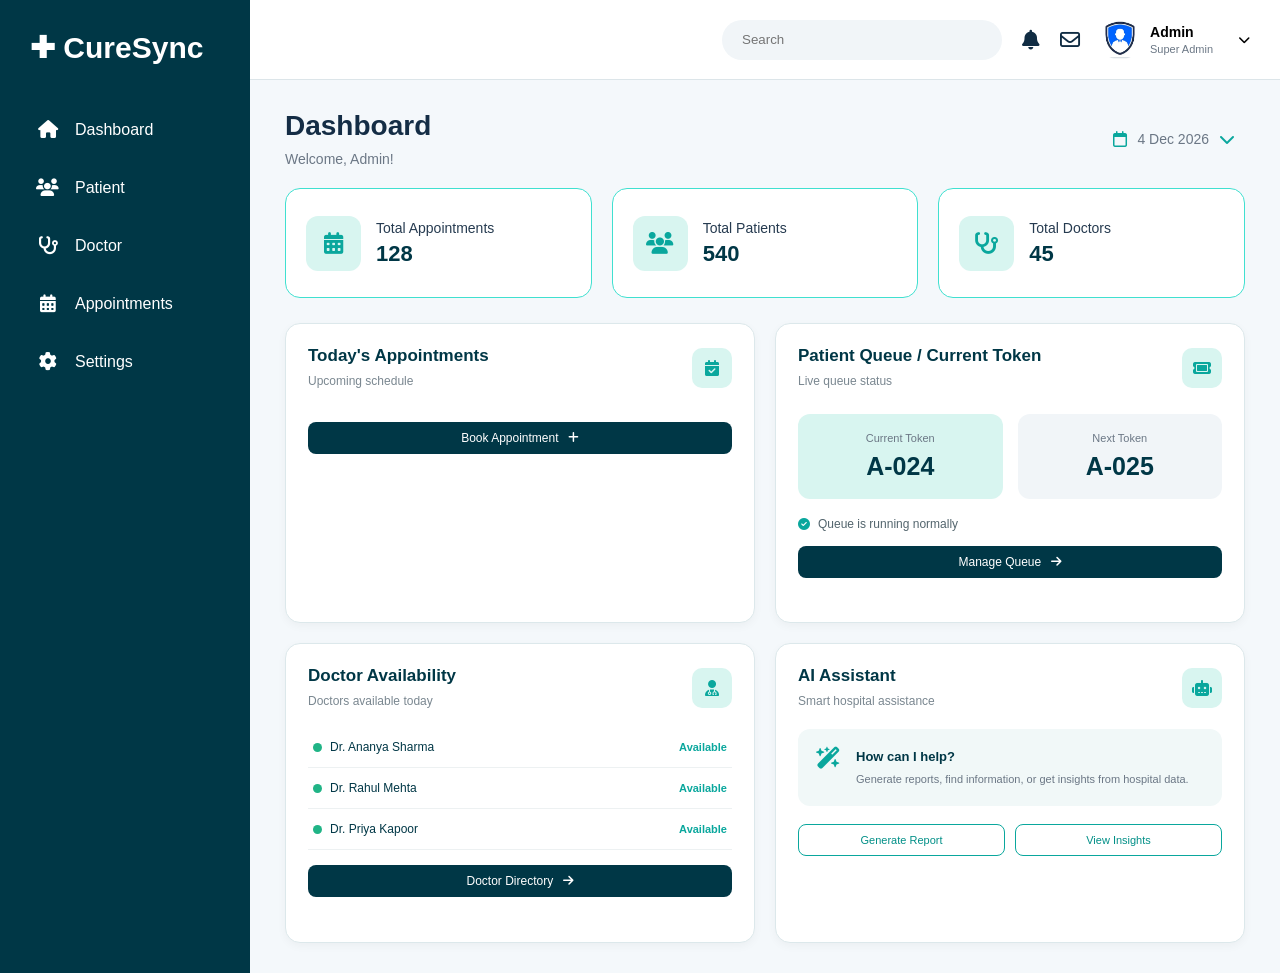
<file: index.html>
<!DOCTYPE html>
<html lang="en">

<head>
    <meta charset="UTF-8">
    <meta name="viewport" content="width=device-width, initial-scale=1.0">
    <title>CureSysc</title>

    <link rel="stylesheet" href="style.css">
    <link rel="stylesheet"
        href="https://cdnjs.cloudflare.com/ajax/libs/font-awesome/6.7.2/css/all.min.css">
</head>

<body>

    <div class="layout">

        <!--~~~~~~~~~~~~~~ SIDEBAR ~~~~~~~~~~~~~~~~~~~~~~~~~~~~~~~~~-->

        <div class="sidepanel">

            <h1 class="logo">✚ CureSync</h1>

            <a href="#" class="nav-items">
                <i class="fa-solid fa-house"></i>
                <span>Dashboard</span>
            </a>

            <a href="patient.html" class="nav-items">
                <i class="fa-solid fa-users"></i>
                <span>Patient</span>
            </a>

            <a href="doctor.html" class="nav-items">
                <i class="fa-solid fa-stethoscope"></i>
                <span>Doctor</span>
            </a>

            <a href="#" class="nav-items">
                <i class="fa-solid fa-calendar-days"></i>
                <span>Appointments</span>
            </a>

            <a href="#" class="nav-items">
                <i class="fa-solid fa-gear"></i>
                <span>Settings</span>
            </a>

        </div>


        <!-- ~~~~~~~~~~~~~ PAGE ~~~~~~~~~~~~~~~~~~~~~~~ -->

        <div class="page">


            <!--~~~~~~~~~~~~~~~~~~~ HEADER ~~~~~~~~~~~~~~~~~~~~~~~~~~~~~~-->

            <div class="header">

                <div class="panel">

                    <input placeholder="Search" class="search">

                    <i class="fa-solid fa-bell notification"
                        id="notification"></i>

                    <i class="fa-regular fa-envelope notification"
                        id="Message"></i>

                    <div class="profile">

                        <img src="admin.webp"
                            id="Admin"
                            width="50"
                            height="50">

                        <div id="admin">

                            <strong>Admin</strong>

                            <small>Super Admin</small>

                        </div>

                        <i class="fa-solid fa-chevron-down"></i>

                    </div>

                </div>

            </div>


            <!-- ~~~~~~~~~~~~~~~~~~~~~ DASHBOARD HEADING ~~~~~~~~~~~~~~~~~~~~~~~~~~~~~~ -->

            <div class="dashboard-heading">

                <div>

                    <strong>Dashboard</strong>

                    <small id="Adminname">
                        Welcome, Admin!
                    </small>

                </div>


                <div class="calendar">

                    <i class="fa-regular fa-calendar"></i>

                    <div>

                        <small id="currentDate">
                            10 Aug 2026
                        </small>


                    </div>

                    <i class="fa-solid fa-chevron-down"></i>
                    <div id="calendarPopup"></div>
                </div>

            </div>


            <!--~~~~~~~~~~~~~~~~ DATA CARDS ~~~~~~~~~~~~~~~~~~~~~~~~~~~-->

            <div class="Data">

                <div class="box">

                    <i class="fa-solid fa-calendar-days"></i>

                    <div>

                        <span>Total Appointments</span>

                        <strong id="totalAppointments">
                            128
                        </strong>

                    </div>

                </div>


                <div class="box">

                    <i class="fa-solid fa-users"></i>

                    <div>

                        <span>Total Patients</span>

                        <strong id="totalPatients">
                            540
                        </strong>

                    </div>

                </div>


                <div class="box">

                    <i class="fa-solid fa-stethoscope"></i>

                    <div>

                        <span>Total Doctors</span>

                        <strong id="totaldoctors">
                            45
                        </strong>

                    </div>

                </div>

            </div>


            <!-- ~~~~~~~~~~~~~~~~~ DASHBOARD BLOCKS ~~~~~~~~~~~~~~~~ -->

            <div class="Block">


                <!-- ~~~~~~~~~~~~~~~~ ROW 1 ~~~~~~~~~~~~~~~~~~~ -->

                <div class="ROW1">


                    <!-- TODAY'S APPOINTMENTS -->

                    <div class="Todayappointment">

                        <div class="box-title">

                            <div>

                                <h3>
                                    Today's Appointments
                                </h3>

                                <small>
                                    Upcoming schedule
                                </small>

                            </div>

                            <i class="fa-solid fa-calendar-check"></i>

                        </div>


                        <!-- APPOINTMENT LIST -->

                        <div id="appointmentList"></div>


                        <!-- BOOK APPOINTMENT BUTTON -->

                        <button class="view-btn"
                            id="bookAppointment">

                            Book Appointment

                            <i class="fa-solid fa-plus"></i>

                        </button>


                        <!-- VIEW SCHEDULE BUTTON -->

                        <button class="view-btn"
                            id="viewSchedule">

                            View Schedule

                            <i class="fa-solid fa-arrow-right"></i>

                        </button>

                    </div>



                    <!-- PATIENT QUEUE -->

                    <div class="PatientNum">

                        <div class="box-title">

                            <div>

                                <h3>
                                    Patient Queue / Current Token
                                </h3>

                                <small>
                                    Live queue status
                                </small>

                            </div>

                            <i class="fa-solid fa-ticket"></i>

                        </div>


                        <div class="token-section">

                            <div class="current-token">

                                <small>
                                    Current Token
                                </small>

                                <strong>
                                    A-024
                                </strong>

                            </div>


                            <div class="next-token">

                                <small>
                                    Next Token
                                </small>

                                <strong>
                                    A-025
                                </strong>

                            </div>

                        </div>


                        <div class="queue-status">

                            <i class="fa-solid fa-circle-check"></i>

                            <span>
                                Queue is running normally
                            </span>

                        </div>


                        <button class="view-btn">

                            Manage Queue

                            <i class="fa-solid fa-arrow-right"></i>

                        </button>

                    </div>

                </div>


                <!-- ~~~~~~~~~~~~~~~~~~ ROW 2 ~~~~~~~~~~~~~~~~~~~~~-->

                <div class="Row2">


                    <!-- DOCTOR AVAILABILITY -->

                    <div class="doctor">

                        <div class="box-title">

                            <div>

                                <h3>
                                    Doctor Availability
                                </h3>

                                <small>
                                    Doctors available today
                                </small>

                            </div>

                            <i class="fa-solid fa-user-doctor"></i>

                        </div>


                        <div id="doctorList"></div>


                        <button class="view-btn" id="doctorDirectory">

                            Doctor Directory

                            <i class="fa-solid fa-arrow-right"></i>

                        </button>

                    </div>


                    <!-- AI ASSISTANT -->

                    <div class="Ai">

                        <div class="box-title">

                            <div>

                                <h3>
                                    AI Assistant
                                </h3>

                                <small>
                                    Smart hospital assistance
                                </small>

                            </div>

                            <i class="fa-solid fa-robot"></i>

                        </div>


                        <div class="ai-message">

                            <i class="fa-solid fa-wand-magic-sparkles"></i>

                            <div>

                                <strong>
                                    How can I help?
                                </strong>

                                <p>
                                    Generate reports, find information,
                                    or get insights from hospital data.
                                </p>

                            </div>

                        </div>


                        <div class="ai-actions">

                            <button>
                                Generate Report
                            </button>

                            <button>
                                View Insights
                            </button>

                        </div>

                    </div>

                </div>

            </div>

        </div>

    </div>


    
    <!-- BOOK APPOINTMENT MODAL -->

    <div class="appointment-overlay"
        id="appointmentModal">

        <div class="appointment-box">


            <!-- CLOSE BUTTON -->

            <button class="close-btn"
                id="closeAppointment">

                &times;

            </button>


            <!-- HEADER -->

            <div class="login-header">

                <div class="login-icon">

                    <i class="fa-solid fa-calendar-plus"></i>

                </div>

                <h2>
                    Book Appointment
                </h2>

                <p>
                    Enter patient and appointment details
                </p>

            </div>


            <!-- FORM -->

            <form id="appointmentForm">


                <!-- PATIENT NAME -->

                <div class="input-group">

                    <label for="patientName">
                        Patient Name
                    </label>

                    <input
                        type="text"
                        id="patientName"
                        placeholder="Enter patient name"
                        required
                    >

                </div>


                <!-- AGE -->

                <div class="input-group">

                    <label for="patientAge">
                        Age
                    </label>

                    <input
                        type="number"
                        id="patientAge"
                        placeholder="Enter patient age"
                        min="1"
                        max="120"
                        required
                    >

                </div>


                <!-- APPOINTMENT TIME -->

                <div class="input-group">

                    <label for="appointmentTime">
                        Appointment Time
                    </label>

                    <input
                        type="time"
                        id="appointmentTime"
                        required
                    >

                </div>


                <!-- DOCTOR -->

                <div class="input-group">

                    <label for="appointmentDoctor">
                        Doctor
                    </label>

                    <select
                        id="appointmentDoctor"
                        required
                    >

                        <option value=""
                            disabled
                            selected>

                            Select doctor

                        </option>

                    </select>

                </div>


                <!-- ERROR -->

                <p class="appointment-error"
                    id="appointmentError">
                </p>


                <!-- BOOK BUTTON -->

                <button
                    type="submit"
                    class="login-btn">

                    Book Appointment

                    <i class="fa-solid fa-calendar-check"></i>

                </button>

            </form>

        </div>

    </div>


    <!-- ================================================= -->
    <!-- ADMIN LOGIN MODAL -->
    <!-- ================================================= -->

    <div class="login-overlay"
        id="adminLogin">

        <div class="login-box">

            <button class="close-btn"
                id="closeLogin">

                &times;

            </button>


            <div class="login-header">

                <div class="login-icon">

                    <i class="fa-solid fa-user-shield"></i>

                </div>

                <h2>
                    Admin Login
                </h2>

                <p>
                    Login to access the hospital management system
                </p>

            </div>


            <form id="adminLoginForm">


                <div class="input-group">

                    <label for="adminUsername">
                        Username
                    </label>

                    <input
                        type="text"
                        id="adminUsername"
                        placeholder="Enter your username"
                        required
                    >

                </div>


                <div class="input-group">

                    <label for="adminRole">
                        Role
                    </label>

                    <select id="adminRole"
                        required>

                        <option value=""
                            disabled
                            selected>

                            Select your role

                        </option>

                        <option value="patient">
                            Patient
                        </option>

                        <option value="doctor">
                            Doctor
                        </option>

                        <option value="admin">
                            Admin
                        </option>

                    </select>

                </div>


                <div class="input-group">

                    <label for="adminPassword">
                        Password
                    </label>

                    <input
                        type="password"
                        id="adminPassword"
                        placeholder="Enter your password"
                        required
                    >

                </div>


                <p class="login-error"
                    id="loginError">
                </p>


                <button type="submit"
                    class="login-btn">

                    Login

                </button>

            </form>

        </div>

    </div>


    <script src="app.js"></script>
    <script src="user.js"></script>
  
</body>

</html>
</file>
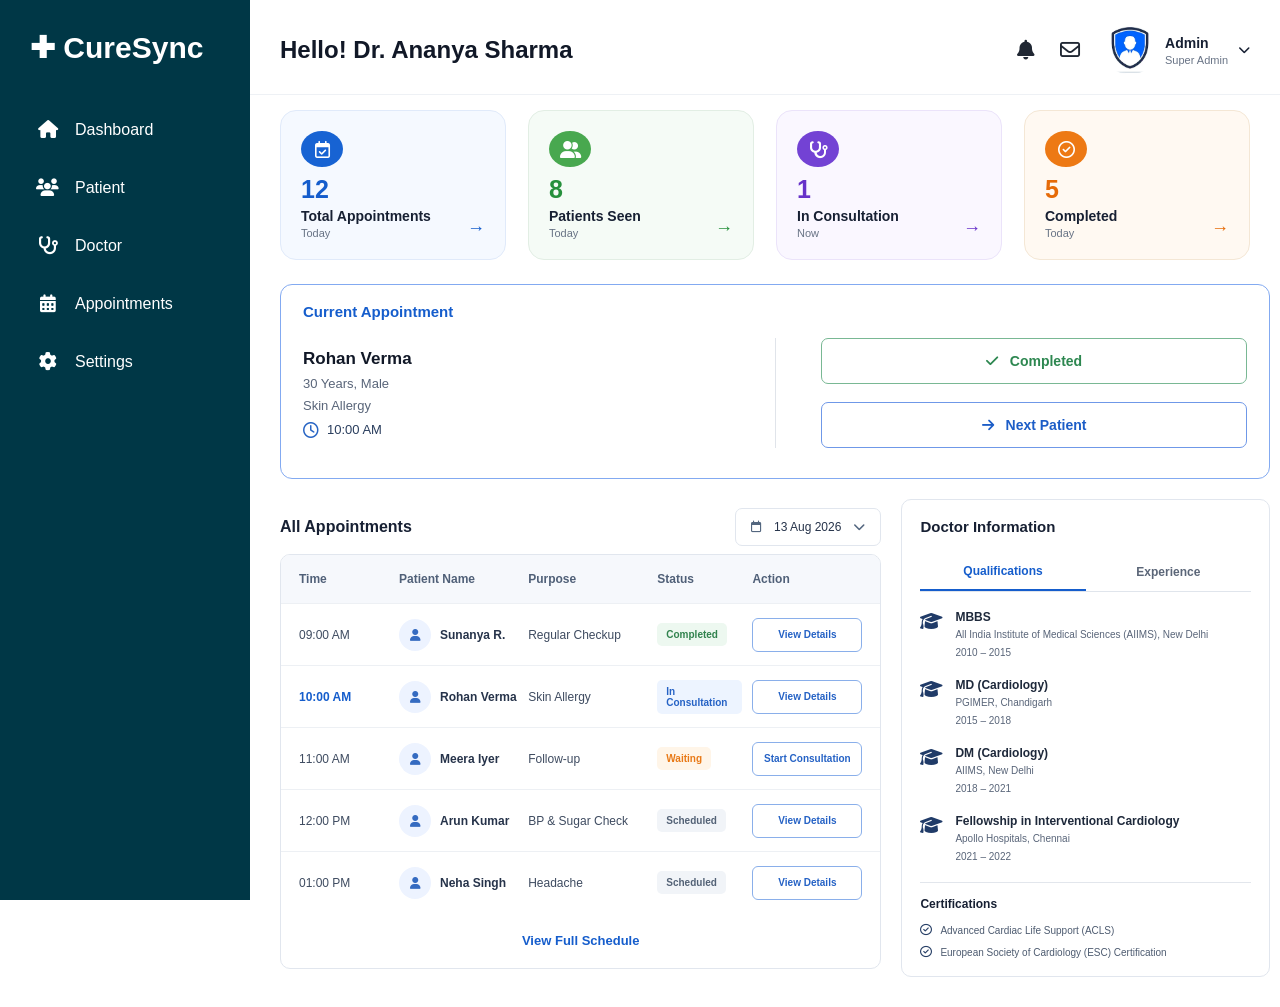
<file: doctor.html>
<!DOCTYPE html>
<html lang="en">
<head>
    <meta charset="UTF-8">
    <meta name="viewport" content="width=device-width, initial-scale=1.0">
    <title>Doctor Page</title>
    <link rel="stylesheet" href="doctor.css">
    <link rel="stylesheet"
      href="https://cdnjs.cloudflare.com/ajax/libs/font-awesome/6.5.2/css/all.min.css">
</head>
<body>
            <!--~~~~~~~~~~~~~~ SIDEBAR ~~~~~~~~~~~~~~~~~~~~~~~~~~~~~~~~~-->

        <div class="sidepanel">

            <h1 class="logo">✚ CureSync</h1>

            <a href="index.html" class="nav-items">
                <i class="fa-solid fa-house"></i>
                <span>Dashboard</span>
            </a>

            <a href="patient.html" class="nav-items">
                <i class="fa-solid fa-users"></i>
                <span>Patient</span>
            </a>

            <a href="doctor.html" class="nav-items">
                <i class="fa-solid fa-stethoscope"></i>
                <span>Doctor</span>
                
            </a>

            <a href="#" class="nav-items">
                <i class="fa-solid fa-calendar-days"></i>
                <span>Appointments</span>
            </a>

            <a href="#" class="nav-items">
                <i class="fa-solid fa-gear"></i>
                <span>Settings</span>
            </a>

        </div>
        <div class="panel">
                <div class="greeting">
                    <h3>Hello! Dr. Ananya Sharma</h3>
                    <i class="fa-solid fa-bell notification"
                                id="notification"></i>

                            <i class="fa-regular fa-envelope notification"
                                id="Message"></i>

                            <div class="profile">

                                <img src="admin.webp"
                                    id="Admin"
                                    width="50"
                                    height="50">

                                <div id="admin">

                                    <strong>Admin</strong>

                                    <small>Super Admin</small>

                                </div>

                                <i class="fa-solid fa-chevron-down"></i>

                            </div>

                </div>
        </div>
        
        <!-- Boxesssss -->
         <div class="quick-action">
            <a href="#" class="action-card">
                <i class="fa-regular fa-calendar-check"></i>
                <h2>12</h2>
            <div>
                
                <strong>Total Appointments</strong>
                <small>Today</small>
                
            </div>
                <span>→</span>
            </a>
            <a href="#" class="action-card">
                <i class="fa-solid fa-user-group"></i>
                <h2>8</h2>
                <div>
                    <strong>Patients Seen</strong>
                    <small>Today </small>
                </div>
                    <span>→</span>
            </a>
            <a href="#" class="action-card">
                <i class="fa-solid fa-stethoscope"></i>
                <h2>1</h2>
            <div>
                <strong>In Consultation</strong>
                <small>Now</small>
            </div>
                <span>→</span>
            </a>

            <a href="#" class="action-card">
               <i class="fa-regular fa-circle-check"></i>
                <h2>5</h2>
            <div>
                <strong>Completed</strong>
                <small>Today</small>
            </div>
                <span>→</span>
            </a>
         </div>
<div class="dashboard-lower">
    <!--Current appointment -->
  

<div class="current-appointment">

    <h4>Current Appointment</h4>

    <div class="appointment-content">

        <!-- Patient Information -->
        <div class="patient-info">

            

            <div class="patient-details">

                <strong>Rohan Verma</strong>

                <span>30 Years, Male</span>

                <span>Skin Allergy</span>

                <div class="appointment-time">
                    <i class="fa-regular fa-clock"></i>
                    <span>10:00 AM</span>
                </div>

            </div>

        </div>


        <!-- Buttons -->
        <div class="appointment-actions">

            <button class="completed-btn">
                <i class="fa-solid fa-check"></i>
                Completed
            </button>

            <button class="next-patient-btn" id="NextPatient">
                <i class="fa-solid fa-arrow-right"></i>
                Next Patient
            </button>

        </div>

    </div>

</div>
    <!-- ================= ALL APPOINTMENTS ================= -->

    <div class="appointments-section">

        <div class="section-heading">
            <h3>All Appointments</h3>

            <button class="date-selector">
                <i class="fa-regular fa-calendar"></i>
                <span>13 Aug 2026</span>
                <i class="fa-solid fa-chevron-down"></i>
            </button>
        </div>


        <div class="appointments-table">

            <div class="table-header">
                <span>Time</span>
                <span>Patient Name</span>
                <span>Purpose</span>
                <span>Status</span>
                <span>Action</span>
            </div>


            <div class="appointment-row">

                <span>09:00 AM</span>

                <div class="patient-name">
                    <div class="patient-avatar">
                        <i class="fa-solid fa-user"></i>
                    </div>
                    <span>Sunanya R.</span>
                </div>

                <span>Regular Checkup</span>

                <span class="status completed">
                    Completed
                </span>

                <button class="view-btn">
                    View Details
                </button>

            </div>


            <div class="appointment-row">

                <span class="current-time">10:00 AM</span>

                <div class="patient-name">
                    <div class="patient-avatar">
                        <i class="fa-solid fa-user"></i>
                    </div>
                    <span>Rohan Verma</span>
                </div>

                <span>Skin Allergy</span>

                <span class="status consultation">
                    In Consultation
                </span>

                <button class="view-btn">
                    View Details
                </button>

            </div>


            <div class="appointment-row">

                <span>11:00 AM</span>

                <div class="patient-name">
                    <div class="patient-avatar">
                        <i class="fa-solid fa-user"></i>
                    </div>
                    <span>Meera Iyer</span>
                </div>

                <span>Follow-up</span>

                <span class="status waiting">
                    Waiting
                </span>

                <button class="view-btn">
                    Start Consultation
                </button>

            </div>


            <div class="appointment-row">

                <span>12:00 PM</span>

                <div class="patient-name">
                    <div class="patient-avatar">
                        <i class="fa-solid fa-user"></i>
                    </div>
                    <span>Arun Kumar</span>
                </div>

                <span>BP &amp; Sugar Check</span>

                <span class="status scheduled">
                    Scheduled
                </span>

                <button class="view-btn">
                    View Details
                </button>

            </div>


            <div class="appointment-row">

                <span>01:00 PM</span>

                <div class="patient-name">
                    <div class="patient-avatar">
                        <i class="fa-solid fa-user"></i>
                    </div>
                    <span>Neha Singh</span>
                </div>

                <span>Headache</span>

                <span class="status scheduled">
                    Scheduled
                </span>

                <button class="view-btn">
                    View Details
                </button>

            </div>


            <div class="full-schedule">
                <a href="#">View Full Schedule</a>
            </div>

        </div>
        <div id="doctorAppointmentList"></div>
    </div>


    <!-- ================= DOCTOR INFORMATION ================= -->

    <div class="doctor-info">

        <h3>Doctor Information</h3>

        <div class="doctor-tabs">

            <button class="tab active">
                Qualifications
            </button>

            <button class="tab">
                Experience
            </button>

        </div>


        <div class="qualification-list">

            <div class="qualification">

                <i class="fa-solid fa-graduation-cap"></i>

                <div>
                    <strong>MBBS</strong>

                    <small>
                        All India Institute of Medical Sciences (AIIMS), New Delhi
                    </small>

                    <small>2010 – 2015</small>
                </div>

            </div>


            <div class="qualification">

                <i class="fa-solid fa-graduation-cap"></i>

                <div>
                    <strong>MD (Cardiology)</strong>

                    <small>
                        PGIMER, Chandigarh
                    </small>

                    <small>2015 – 2018</small>
                </div>

            </div>


            <div class="qualification">

                <i class="fa-solid fa-graduation-cap"></i>

                <div>
                    <strong>DM (Cardiology)</strong>

                    <small>
                        AIIMS, New Delhi
                    </small>

                    <small>2018 – 2021</small>
                </div>

            </div>


            <div class="qualification">

                <i class="fa-solid fa-graduation-cap"></i>

                <div>
                    <strong>Fellowship in Interventional Cardiology</strong>

                    <small>
                        Apollo Hospitals, Chennai
                    </small>

                    <small>2021 – 2022</small>
                </div>

            </div>

        </div>


        <!-- Certifications -->

        <div class="certifications">

            <strong>Certifications</strong>

            <div>
                <i class="fa-regular fa-circle-check"></i>
                <span>
                    Advanced Cardiac Life Support (ACLS)
                </span>
            </div>

            <div>
                <i class="fa-regular fa-circle-check"></i>
                <span>
                    European Society of Cardiology (ESC) Certification
                </span>
            </div>

        </div>

    </div>

</div>


<script src="user.js"></script>
<script src="doctor.js"></script>
</body>
</html>
</file>
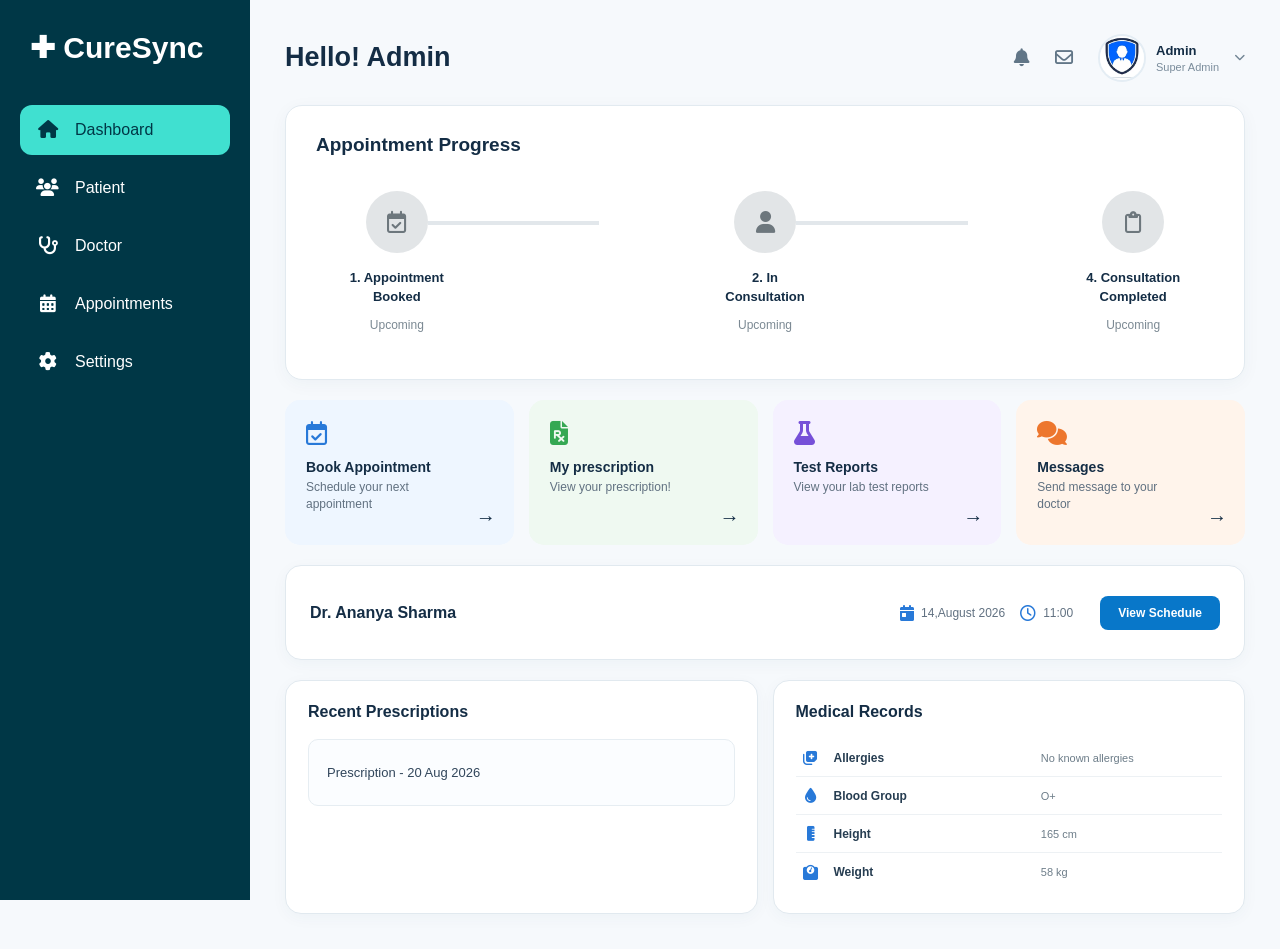
<file: patient.html>
<!DOCTYPE html>
<html lang="en">
<head>
    <meta charset="UTF-8">
    <meta name="viewport" content="width=device-width, initial-scale=1.0">
    <title>Patient Page</title>
    <link rel="stylesheet" href="patient.css">
    <link rel="stylesheet"
      href="https://cdnjs.cloudflare.com/ajax/libs/font-awesome/6.5.2/css/all.min.css">
</head>
<body>
            <!--~~~~~~~~~~~~~~ SIDEBAR ~~~~~~~~~~~~~~~~~~~~~~~~~~~~~~~~~-->

        <div class="sidepanel">

            <h1 class="logo">✚ CureSync</h1>

            <a href="index.html" class="nav-items">
                <i class="fa-solid fa-house"></i>
                <span>Dashboard</span>
            </a>

            <a href="patient.html" class="nav-items">
                <i class="fa-solid fa-users"></i>
                <span>Patient</span>
            </a>

            <a href="doctor.html" class="nav-items">
                <i class="fa-solid fa-stethoscope"></i>
                <span>Doctor</span>
                
            </a>

            <a href="#" class="nav-items">
                <i class="fa-solid fa-calendar-days"></i>
                <span>Appointments</span>
            </a>

            <a href="#" class="nav-items">
                <i class="fa-solid fa-gear"></i>
                <span>Settings</span>
            </a>

        </div>
        <div class="panel">
                <div class="greeting">
                    <h3>Hello! Admin</h3>
                    <i class="fa-solid fa-bell notification"
                                id="notification"></i>

                            <i class="fa-regular fa-envelope notification"
                                id="Message"></i>

                            <div class="profile">

                                <img src="admin.webp"
                                    id="Admin"
                                    width="50"
                                    height="50">

                                <div id="admin">

                                    <strong>Admin</strong>

                                    <small>Super Admin</small>

                                </div>

                                <i class="fa-solid fa-chevron-down"></i>

                            </div>

                </div>
        </div>
        <!-- Appointments~~~~~~~~~~~~~~~~~~~~~ -->
        <div class="appointment">
            <div class="progressbar">

                <h3>Appointment Progress</h3>

                <div class="step upcoming"id="AppBooked">
                    <i class="fa-regular fa-calendar-check" ></i>
                    <strong>1. Appointment<br>Booked</strong>
                    <small>Upcoming</small>
                </div>

                <div class="step upcoming" id="InConsultation">
                    <i class="fa-solid fa-user"></i>
                    <strong>2. In <br>Consultation</strong>
                    <small>Upcoming</small>
                </div>

                

                <div class="step upcoming">
                    <i class="fa-regular fa-clipboard"></i>
                    <strong>4. Consultation<br>Completed</strong>
                    <small>Upcoming</small>
                </div>

                

            </div>
        </div>
        <!-- Boxesssss -->
         <div class="quick-action">
            <a href="#" class="action-card" id="bookAppointment">
                <i class="fa-regular fa-calendar-check"></i>
            <div>
                <strong>Book Appointment</strong>
                <p>Schedule your next appointment</p>
            </div>
                <span>→</span>
            </a>
            <a href="#" class="action-card">
                <i class="fa-solid fa-file-prescription"></i>
                <div>
                    <strong>My prescription</strong>
                    <small>View your prescription! </small>
                </div>
                    <span>→</span>
            </a>
            <a href="#" class="action-card">
                <i class="fa-solid fa-flask"></i>
            <div>
                <strong>Test Reports</strong>
                <p>View your lab test reports</p>
            </div>
                <span>→</span>
            </a>

            <a href="#" class="action-card">
                <i class="fa-solid fa-comments"></i>
            <div>
                <strong>Messages</strong>
                <p>Send message to your doctor</p>
            </div>
                <span>→</span>
            </a>
         </div>
         <!-- upcomming appointment -->
          <div class="Schedule">
            <strong>Dr. Ananya Sharma </strong>
            <i class="fa-solid fa-calendar-day"></i>
            <small>14,August 2026</small>
            <i class="fa-regular fa-clock"></i>
            <small>11:00</small>
            <button>View Schedule</button>
            
          </div>
          <div class="patientdown">
            <div class="oldprescript">
            <strong>Recent Prescriptions</strong>
            
            </div>
    <div class="medicalhistory">
                <strong>Medical Records</strong>
                <div class="medical-row">
            <i class="fa-solid fa-notes-medical"></i>
            <strong>Allergies</strong>
            <small>No known allergies</small>
        </div>

        <div class="medical-row">
            <i class="fa-solid fa-droplet"></i>
            <strong>Blood Group</strong>
            <small>O+</small>
        </div>

        <div class="medical-row">
            <i class="fa-solid fa-ruler-vertical"></i>
            <strong>Height</strong>
            <small>165 cm</small>
        </div>

        <div class="medical-row">
            <i class="fa-solid fa-weight-scale"></i>
            <strong>Weight</strong>
            <small>58 kg</small>
        </div>
    </div>
</div>
<!-- Appointmenttttt -->
<div class="appointment-modal" id="appointmentModal">

    <div class="appointment-box">

        <button type="button" class="close-btn" id="closeAppointment">&times;</button>

        <h2>Book Appointment</h2>

        <form id="appointmentForm">

            <input type="text" id="patientName" placeholder="Patient Name">
            <input type="number" id="patientAge" placeholder="Age">

            <select id="appointmentDoctor">
                <option value="">Select Doctor</option>
            </select>

            <input type="time" id="appointmentTime">

            <p id="appointmentError"></p>

            <button type="submit" class="book-btn">
                Book Appointment
            </button>

        </form>

    </div>

</div>

<script src="user.js"></script>
<script src ="patient.js"></script>
<!-- <script src="app.js"></script> -->
</body>
</html>
</file>
<file: style.css>
/* ================= GLOBAL ================= */

* {
    box-sizing: border-box;
}

body {
    margin: 0;
    font-family: Arial, sans-serif;
    background-color: #f4f8fb;
}


/* ================= LAYOUT ================= */

.layout {
    display: flex;
    min-height: 100vh;
}

.page {
    flex: 1;
    min-width: 0;
}


/* ================= SIDEBAR ================= */

.sidepanel {
    width: 250px;
    min-height: 100vh;
    background: #003746;
    padding: 30px 20px;
    flex-shrink: 0;
}

.logo {
    color: white;
    font-size: 30px;
    margin: 0 0 40px 10px;
}


/* SIDEBAR LINKS */

.sidepanel a {
    display: flex;
    align-items: center;
    gap: 15px;

    width: 100%;
    height: 50px;

    padding: 12px 15px;
    margin: 8px 0;

    color: white;
    text-decoration: none;

    border-radius: 12px;
}

.nav-items i {
    width: 25px;
    text-align: center;
    font-size: 18px;
}

.sidepanel a:hover {
    background-color: turquoise;
}


/* ================= HEADER ================= */

.header {
    height: 80px;

    background: white;

    display: flex;
    align-items: center;

    border-bottom: 1px solid #dce5e9;
}

.panel {
    margin-left: auto;
    margin-right: 30px;

    display: flex;
    align-items: center;

    gap: 20px;
}


/* SEARCH */

.search {
    width: 280px;
    height: 40px;

    border-radius: 22px;
    border: none;

    background-color: #f1f5f8;

    padding: 0 20px;

    outline: none;
}


/* NOTIFICATIONS */

.notification {
    font-size: 20px;
    color: #102c43;
    cursor: pointer;
}


/* ================= ADMIN PROFILE ================= */

.profile {
    display: flex;
    align-items: center;
    gap: 10px;
    cursor: pointer;
}

.profile img {
    width: 40px;
    height: 40px;

    border-radius: 50%;
    object-fit: cover;
}

.profile strong,
.profile small {
    display: block;
}

.profile strong {
    font-size: 14px;
}

.profile small {
    font-size: 11px;
    color: #6b7785;
    margin-top: 3px;
}

.profile > i {
    margin-left: 15px;
    font-size: 12px;
}


/* ================= DASHBOARD HEADING ================= */

/* ================= DASHBOARD HEADING ================= */

/* ================= DASHBOARD HEADING ================= */

.dashboard-heading {
    margin: 30px 35px 20px;

    display: flex;
    align-items: center;
    justify-content: space-between;
}

.dashboard-heading strong {
    display: block;

    font-size: 28px;

    color: #142d45;

    margin-bottom: 8px;
}

.dashboard-heading small {
    font-size: 14px;

    color: #6b7785;
}


/* ================= CALENDAR ================= */

.calendar {
    display: flex;
    align-items: center;

    gap: 10px;

    /* padding: 10px 15px; */

    /* background-color: white; */

    /* border: 1px solid #dce5e9;
    border-radius: 10px; */

    cursor: pointer;
}

.calendar i {
    color: #0aa79d;
    font-size: 16px;
}

.calendar span {
    display: flex;
    flex-direction: column;
}

.calendar span small {
    font-size: 10px;
    color: #6b7785;
}

.calendar span strong {
    font-size: 10px;
    color: #003746;
}

.calendar:hover {
    background-color: #003746;
    border: 1px solid #dce5e9;
    border-radius: 10px;
    padding: 10px 15px;
   
}


/* ================= DATA CARDS ================= */

.Data {
    display: grid;

    grid-template-columns: repeat(3, 1fr);

    gap: 20px;

    margin: 0 35px;
}

.box {
    height: 110px;

    border: 1px solid turquoise;
    border-radius: 15px;

    background-color: white;

    display: flex;
    align-items: center;

    padding: 20px;

    gap: 15px;
}


/* CARD ICON */

.box i {
    width: 55px;
    height: 55px;

    flex-shrink: 0;

    border-radius: 12px;

    background-color: #d8f5f0;

    color: #0aa79d;

    display: flex;
    align-items: center;
    justify-content: center;

    font-size: 22px;
}


/* CARD TEXT */

.box span {
    display: block;

    font-size: 14px;

    color: #263b50;

    margin-bottom: 5px;
}

.box strong {
    display: block;

    font-size: 22px;

    color: #003746;
}


/* ================= DASHBOARD BLOCK ================= */

.Block {
    margin: 25px 35px 30px;
}


/* ================= ROWS ================= */

.ROW1,
.Row2 {
    display: grid;

    grid-template-columns: 1fr 1fr;

    gap: 20px;
}

.Row2 {
    margin-top: 20px;
}


/* ================= MAIN BOXES ================= */

.Todayappointment,
.PatientNum,
.doctor,
.Ai {
    min-height: 300px;

    width: 100%;

    padding: 22px;

    margin: 0;

    background-color: white;

    border: 1px solid #dce8eb;

    border-radius: 15px;

    color: #003746;

    box-shadow: 0 3px 10px rgba(0, 0, 0, 0.04);
}


/* ================= BOX HEADER ================= */

.box-title {
    display: flex;

    justify-content: space-between;

    align-items: center;

    margin-bottom: 18px;
}

.box-title h3 {
    margin: 0 0 5px;

    font-size: 17px;

    color: #003746;
}

.box-title small {
    color: #7a8790;

    font-size: 12px;
}

.box-title > i {
    width: 40px;
    height: 40px;

    display: flex;

    align-items: center;
    justify-content: center;

    border-radius: 10px;

    background-color: #d8f5f0;

    color: #0aa79d;
}


/* ================= APPOINTMENTS ================= */

.appointment-item {
    display: flex;

    align-items: center;

    gap: 14px;

    padding: 12px 0;

    border-bottom: 1px solid #edf1f2;
}

.appointment-time {
    width: 50px;

    text-align: center;
}

.appointment-time strong {
    display: block;

    font-size: 13px;
}

.appointment-time small {
    font-size: 10px;

    color: #7a8790;
}

.appointment-info {
    flex: 1;
}

.appointment-info strong {
    display: block;

    font-size: 13px;
}

.appointment-info small {
    font-size: 11px;

    color: #7a8790;
}

.appointment-status {
    padding: 5px 8px;

    border-radius: 10px;

    background-color: #d8f5f0;

    color: #008f87;

    font-size: 10px;
}


/* ================= BUTTON ================= */

.view-btn {
    width: 100%;

    margin-top: 15px;

    padding: 9px;

    border: none;

    border-radius: 8px;

    background-color: #003746;

    color: white;

    font-size: 12px;

    cursor: pointer;
}

.view-btn:hover {
    background-color: #005466;
}

.view-btn i {
    margin-left: 6px;
}


/* ================= PATIENT QUEUE ================= */

.token-section {
    display: flex;

    gap: 15px;

    margin-top: 25px;
}

.current-token,
.next-token {
    flex: 1;

    padding: 18px;

    text-align: center;

    border-radius: 12px;
}

.current-token {
    background-color: #d8f5f0;
}

.next-token {
    background-color: #f1f5f8;
}

.current-token small,
.next-token small {
    display: block;

    margin-bottom: 8px;

    font-size: 11px;

    color: #6b7785;
}

.current-token strong,
.next-token strong {
    font-size: 25px;

    color: #003746;
}


/* ================= QUEUE STATUS ================= */

.queue-status {
    display: flex;

    align-items: center;

    gap: 8px;

    margin-top: 18px;

    font-size: 12px;

    color: #53656d;
}

.queue-status i {
    color: #0aa79d;
}


/* ================= DOCTOR AVAILABILITY ================= */

.doctor-status {
    display: flex;

    justify-content: space-between;

    align-items: center;

    padding: 13px 5px;

    border-bottom: 1px solid #edf1f2;

    font-size: 12px;
}

.doctor-status > div {
    display: flex;

    align-items: center;

    gap: 8px;
}

.doctor-status strong {
    font-size: 11px;

    color: #0aa79d;
}

.status-dot {
    width: 9px;
    height: 9px;

    display: inline-block;

    border-radius: 50%;
}

.available {
    background-color: #20b486;
}

.busy {
    background-color: #f0a52b;
}

.leave {
    background-color: #d9534f;
}


/* ================= AI ASSISTANT ================= */

.ai-message {
    display: flex;

    gap: 15px;

    padding: 18px;

    margin-top: 20px;

    border-radius: 12px;

    background-color: #f1f8f8;
}

.ai-message > i {
    font-size: 22px;

    color: #0aa79d;
}

.ai-message strong {
    font-size: 13px;
}

.ai-message p {
    margin: 6px 0 0;

    font-size: 11px;

    line-height: 1.5;

    color: #6b7785;
}

.ai-actions {
    display: flex;

    gap: 10px;

    margin-top: 18px;
}

.ai-actions button {
    flex: 1;

    padding: 9px;

    border: 1px solid #0aa79d;

    border-radius: 8px;

    background-color: white;

    color: #008f87;

    font-size: 11px;

    cursor: pointer;
}

.ai-actions button:hover {
    background-color: #d8f5f0;
}


/* ================= RESPONSIVE ================= */

@media (max-width: 1000px) {

    .Data {
        grid-template-columns: repeat(2, 1fr);
    }

    .ROW1,
    .Row2 {
        grid-template-columns: 1fr;
    }
}

@media (max-width: 700px) {

    .sidepanel {
        width: 200px;
    }

    .Data {
        grid-template-columns: 1fr;

        margin-left: 20px;
        margin-right: 20px;
    }

    .Block {
        margin-left: 20px;
        margin-right: 20px;
    }

    .page > div:nth-child(2) {
        margin-left: 20px;
        margin-right: 20px;
    }

    .search {
        width: 180px;
    }
}

@media (max-width: 500px) {

    .sidepanel {
        width: 70px;

        padding: 20px 10px;
    }

    .logo {
        font-size: 0;
        text-align: center;
        margin-left: 0;
    }

    .logo:first-letter {
        font-size: 25px;
    }

    .nav-items span {
        display: none;
    }

    .nav-items {
        justify-content: center;
    }

    .panel {
        margin-right: 15px;

        gap: 10px;
    }

    .search {
        display: none;
    }

    .profile div,
    .profile > i {
        display: none;
    }

    .token-section {
        flex-direction: column;
    }

    .appointment-status {
        display: none;
    }
}
/* ================= ADMIN LOGIN MODAL ================= */

.login-overlay {
    display: none;

    position: fixed;
    inset: 0;

    background: rgba(0, 55, 70, 0.45);

    align-items: center;
    justify-content: center;

    z-index: 1000;
}

.login-overlay.active {
    display: flex;
}


/* LOGIN BOX */

.login-box {
    width: 390px;

    padding: 32px;

    background-color: white;

    border-radius: 18px;

    box-shadow: 0 15px 40px rgba(0, 0, 0, 0.2);

    position: relative;

    animation: loginAppear 0.2s ease;
}

@keyframes loginAppear {

    from {
        opacity: 0;
        transform: translateY(-15px);
    }

    to {
        opacity: 1;
        transform: translateY(0);
    }
}


/* CLOSE BUTTON */

.close-btn {
    position: absolute;

    top: 15px;
    right: 18px;

    border: none;

    background: none;

    color: #6b7785;

    font-size: 25px;

    cursor: pointer;
}

.close-btn:hover {
    color: #003746;
}


/* LOGIN HEADER */

.login-header {
    text-align: center;

    margin-bottom: 25px;
}

.login-icon {
    width: 55px;
    height: 55px;

    margin: 0 auto 12px;

    display: flex;

    align-items: center;
    justify-content: center;

    border-radius: 50%;

    background-color: #d8f5f0;

    color: #0aa79d;

    font-size: 22px;
}

.login-header h2 {
    margin: 0;

    color: #003746;

    font-size: 22px;
}

.login-header p {
    margin: 7px 0 0;

    color: #7a8790;

    font-size: 12px;
}


/* INPUT GROUP */

.input-group {
    margin-bottom: 18px;
}

.input-group label {
    display: block;

    margin-bottom: 7px;

    color: #003746;

    font-size: 13px;

    font-weight: 600;
}

.input-group input {
    width: 100%;

    height: 42px;

    padding: 0 13px;

    border: 1px solid #dce5e9;

    border-radius: 9px;

    background-color: #f8fafb;

    outline: none;

    font-size: 13px;
}

.input-group input:focus {
    border-color: #0aa79d;

    background-color: white;

    box-shadow: 0 0 0 3px rgba(10, 167, 157, 0.1);
}


/* ERROR MESSAGE */

.login-error {
    margin: 0 0 12px;

    color: #d9534f;

    font-size: 12px;
}


/* LOGIN BUTTON */

.login-btn {
    width: 100%;

    height: 42px;

    border: none;

    border-radius: 9px;

    background-color: #003746;

    color: white;

    font-size: 13px;

    font-weight: 600;

    cursor: pointer;
}

.login-btn:hover {
    background-color: #005466;
}


/* RESPONSIVE */

@media (max-width: 500px) {

    .login-box {
        width: calc(100% - 30px);

        padding: 25px;
    }
}
.input-group select {
    width: 100%;

    height: 42px;

    padding: 0 13px;

    border: 1px solid #dce5e9;

    border-radius: 9px;

    background-color: #f8fafb;

    color: #263b50;

    outline: none;

    font-size: 13px;

    cursor: pointer;
}

.input-group select:focus {
    border-color: #0aa79d;

    background-color: white;

    box-shadow: 0 0 0 3px rgba(10, 167, 157, 0.1);
}
/* ================= APPOINTMENT MODAL ================= */

.appointment-overlay {
    display: none;

    position: fixed;
    inset: 0;

    background: rgba(0, 55, 70, 0.45);

    align-items: center;
    justify-content: center;

    z-index: 1000;
}

.appointment-overlay.active {
    display: flex;
}

.appointment-box {
    width: 390px;

    padding: 32px;

    background-color: white;

    border-radius: 18px;

    box-shadow: 0 15px 40px rgba(0, 0, 0, 0.2);

    position: relative;

    animation: loginAppear 0.2s ease;
}

.appointment-error {
    margin: 0 0 12px;

    color: #d9534f;

    font-size: 12px;
}

.input-group select {
    width: 100%;

    height: 42px;

    padding: 0 13px;

    border: 1px solid #dce5e9;

    border-radius: 9px;

    background-color: #f8fafb;

    color: #263b50;

    outline: none;

    font-size: 13px;

    cursor: pointer;
}

.input-group select:focus {
    border-color: #0aa79d;

    background-color: white;

    box-shadow: 0 0 0 3px rgba(10, 167, 157, 0.1);
}
</file>
<file: doctor.css>
/* ================= GENERAL ================= */

* {
    margin: 0;
    padding: 0;
    box-sizing: border-box;
    font-family: Arial, sans-serif;
}

body {
    background: #ffffff;
    color: #172033;
}

.layout {
    display: flex;
}

/* ================= SIDEBAR ================= */

.sidepanel {
    width: 250px;
    min-height: 100vh;
    background: #003746;
    padding: 30px 20px;

    position: fixed;
    left: 0;
    top: 0;
    bottom: 0;

    flex-shrink: 0;
}

.logo {
    color: white;
    font-size: 30px;
    margin: 0 0 40px 10px;
}


/* SIDEBAR LINKS */

.sidepanel a {
    display: flex;
    align-items: center;
    gap: 15px;

    width: 100%;
    height: 50px;

    padding: 12px 15px;
    margin: 8px 0;

    color: white;
    text-decoration: none;

    border-radius: 12px;
}

.nav-items i {
    width: 25px;
    text-align: center;
    font-size: 18px;
}

.sidepanel a:hover {
    background-color: turquoise;
}

/* ================= MAIN HEADER ================= */

.panel {
    margin-left: 250px;
    width: calc(100% - 250px);
    height: 95px;
    padding: 25px 30px;
    border-bottom: 1px solid #eef1f5;
}

.greeting {
    display: flex;
    align-items: center;
    justify-content: flex-end;
    gap: 25px;
}

.greeting h3 {
    margin-right: auto;
    font-size: 24px;
    color: #111827;
}

.notification {
    font-size: 20px;
    color: #202733;
    cursor: pointer;
}

.profile {
    display: flex;
    align-items: center;
    gap: 10px;
    cursor: pointer;
}

.profile img {
    border-radius: 50%;
    object-fit: cover;
}

.profile div {
    display: flex;
    flex-direction: column;
    gap: 3px;
}

.profile strong {
    font-size: 14px;
}

.profile small {
    color: #687385;
    font-size: 11px;
}

.profile > i {
    font-size: 12px;
}


/* ================= MAIN CONTENT ================= */

.quick-action,
.dashboard-lower {
    margin-left: 250px;
    width: calc(100% - 250px);
    padding-left: 30px;
    padding-right: 30px;
}


/* ================= FOUR STAT CARDS ================= */

.quick-action {
    display: grid;
    grid-template-columns: repeat(4, 1fr);
    gap: 22px;

    padding-top: 15px;
    padding-bottom: 24px;
}


/* ================= STAT CARD ================= */

.action-card {
    height: 150px;
    padding: 20px;

    border-radius: 16px;

    text-decoration: none;

    display: flex;
    flex-direction: column;

    position: relative;

    border: 1px solid #e4ebf5;

    transition: 0.2s ease;
}

.action-card:hover {
    transform: translateY(-2px);
}


/* ================= ICON ================= */

.action-card > i {
    width: 42px;
    height: 42px;

    border-radius: 50%;

    display: flex;
    align-items: center;
    justify-content: center;

    font-size: 17px;

    color: white;

    margin-bottom: 8px;
}


/* ================= NUMBER ================= */

.action-card h2 {
    font-size: 25px;
    margin-bottom: 4px;
    font-weight: 700;
}


/* ================= TEXT ================= */

.action-card div {
    display: flex;
    flex-direction: column;
    gap: 3px;
}

.action-card strong {
    font-size: 14px;
    color: #172033;
}

.action-card small {
    font-size: 11px;
    color: #687385;
}


/* ================= ARROW ================= */

.action-card > span {
    position: absolute;

    right: 20px;
    bottom: 20px;

    font-size: 18px;
    font-weight: bold;
}


/* ================= CARD 1 ================= */

.action-card:nth-child(1) {
    background: #f5f9ff;
    border-color: #e0eafa;
}

.action-card:nth-child(1) > i {
    background: #1763d3;
}

.action-card:nth-child(1) h2 {
    color: #155dcc;
}

.action-card:nth-child(1) > span {
    color: #155dcc;
}


/* ================= CARD 2 ================= */

.action-card:nth-child(2) {
    background: #f5fbf6;
    border-color: #e2eee4;
}

.action-card:nth-child(2) > i {
    background: #48a84f;
}

.action-card:nth-child(2) h2 {
    color: #26903c;
}

.action-card:nth-child(2) > span {
    color: #26903c;
}


/* ================= CARD 3 ================= */

.action-card:nth-child(3) {
    background: #faf7ff;
    border-color: #ebe3fa;
}

.action-card:nth-child(3) > i {
    background: #7342d4;
}

.action-card:nth-child(3) h2 {
    color: #6732c9;
}

.action-card:nth-child(3) > span {
    color: #6732c9;
}


/* ================= CARD 4 ================= */

.action-card:nth-child(4) {
    background: #fff9f2;
    border-color: #f4e7d5;
}

.action-card:nth-child(4) > i {
    background: #ed7914;
}

.action-card:nth-child(4) h2 {
    color: #e66b08;
}

.action-card:nth-child(4) > span {
    color: #e66b08;
}


/* ================= DASHBOARD LOWER ================= */

.dashboard-lower {
    display: grid;

    grid-template-columns: 62% 38%;

    gap: 20px;

    padding-bottom: 30px;
}


/* ================= CURRENT APPOINTMENT ================= */

.current-appointment {
    grid-column: 1 / -1;

    width: 100%;
    min-height: 195px;

    border: 1px solid #83aaf1;
    border-radius: 12px;

    padding: 18px 22px;

    background: #ffffff;
}

.current-appointment h4 {
    color: #155dcc;
    font-size: 15px;

    margin-bottom: 18px;
}

.appointment-content {
    display: flex;

    align-items: center;

    justify-content: space-between;
}

.patient-info {
    display: flex;

    align-items: center;

    gap: 18px;
}

.patient-image {
    width: 72px;
    height: 72px;

    border-radius: 50%;

    object-fit: cover;
}

.patient-details {
    display: flex;

    flex-direction: column;

    gap: 7px;
}

.patient-details strong {
    font-size: 17px;

    color: #111827;
}

.patient-details > span {
    font-size: 13px;

    color: #596579;
}

.appointment-time {
    display: flex;

    align-items: center;

    gap: 8px;

    margin-top: 2px;
}

.appointment-time i {
    color: #2865c4;
}

.appointment-time span {
    color: #293d5d;

    font-size: 13px;
}


/* ================= APPOINTMENT BUTTONS ================= */

.appointment-actions {
    width: 50%;

    max-width: 510px;

    border-left: 1px solid #e0e4ea;

    padding-left: 45px;

    display: flex;

    flex-direction: column;

    gap: 18px;
}

.appointment-actions button {
    height: 46px;

    width: 100%;

    border-radius: 7px;

    background: white;

    font-size: 14px;

    font-weight: 600;

    cursor: pointer;

    display: flex;

    align-items: center;

    justify-content: center;

    gap: 12px;
}

.completed-btn {
    border: 1px solid #79b894;

    color: #2d8750;
}

.next-patient-btn {
    border: 1px solid #6f98e8;

    color: #1c5dc7;
}

.completed-btn:hover {
    background: #f3faf5;
}

.next-patient-btn:hover {
    background: #f3f7ff;
}


/* ================= APPOINTMENTS SECTION ================= */

.appointments-section {
    width: 100%;
}

.section-heading {
    height: 55px;

    display: flex;

    align-items: center;

    justify-content: space-between;
}

.section-heading h3 {
    font-size: 16px;
}

.date-selector {
    height: 38px;

    padding: 0 15px;

    border: 1px solid #e1e6ee;

    border-radius: 7px;

    background: white;

    display: flex;

    align-items: center;

    gap: 12px;

    font-size: 12px;

    color: #26334a;

    cursor: pointer;
}

.date-selector i {
    color: #53667f;
}


/* ================= APPOINTMENT TABLE ================= */

.appointments-table {
    border: 1px solid #e1e6ee;

    border-radius: 10px;

    overflow: hidden;

    background: white;
}

.table-header,
.appointment-row {
    display: grid;

    grid-template-columns: 90px 1.4fr 1.4fr 1fr 110px;

    align-items: center;

    gap: 10px;

    padding: 0 18px;
}

.table-header {
    height: 48px;

    background: #f6f8fc;

    color: #506078;

    font-size: 12px;

    font-weight: 600;
}

.appointment-row {
    min-height: 62px;

    border-top: 1px solid #edf0f4;

    font-size: 12px;

    color: #3e4b60;
}

.current-time {
    color: #155dcc;

    font-weight: 700;
}

.patient-name {
    display: flex;

    align-items: center;

    gap: 9px;
}

.patient-avatar {
    width: 32px;
    height: 32px;

    border-radius: 50%;

    display: flex;

    align-items: center;

    justify-content: center;

    background: #edf3ff;

    color: #356bc1;
}

.patient-name span {
    font-weight: 600;

    color: #26334a;
}


/* ================= STATUS ================= */

.status {
    width: fit-content;

    padding: 6px 9px;

    border-radius: 5px;

    font-size: 10px;

    font-weight: 600;
}

.status.completed {
    color: #31834e;

    background: #edf8f0;
}

.status.consultation {
    color: #2562c5;

    background: #edf4ff;
}

.status.waiting {
    color: #e87916;

    background: #fff5e8;
}

.status.scheduled {
    color: #536276;

    background: #f1f4f8;
}


/* ================= VIEW BUTTON ================= */

.view-btn {
    height: 34px;

    padding: 0 10px;

    border: 1px solid #8aafea;

    border-radius: 6px;

    background: white;

    color: #2562c5;

    font-size: 10px;

    font-weight: 600;

    cursor: pointer;
}

.view-btn:hover {
    background: #f3f7ff;
}


/* ================= FULL SCHEDULE ================= */

.full-schedule {
    height: 55px;

    display: flex;

    align-items: center;

    justify-content: center;
}

.full-schedule a {
    color: #155dcc;

    text-decoration: none;

    font-size: 13px;

    font-weight: 600;
}


/* ================= DOCTOR INFORMATION ================= */

.doctor-info {
    width: 100%;

    border: 1px solid #e1e6ee;

    border-radius: 10px;

    padding: 18px;

    background: white;
}

.doctor-info > h3 {
    font-size: 15px;

    margin-bottom: 18px;
}

.doctor-tabs {
    display: flex;

    border-bottom: 1px solid #e0e5ec;

    margin-bottom: 18px;
}

.tab {
    flex: 1;

    height: 38px;

    border: none;

    background: transparent;

    font-size: 12px;

    font-weight: 600;

    color: #5b6678;

    cursor: pointer;
}

.tab.active {
    color: #155dcc;

    border-bottom: 2px solid #155dcc;
}


/* ================= QUALIFICATIONS ================= */

.qualification-list {
    display: flex;

    flex-direction: column;

    gap: 18px;
}

.qualification {
    display: flex;

    gap: 12px;
}

.qualification > i {
    color: #203b68;

    font-size: 18px;

    margin-top: 3px;
}

.qualification div {
    display: flex;

    flex-direction: column;

    gap: 4px;
}

.qualification strong {
    font-size: 12px;

    color: #1e293b;
}

.qualification small {
    font-size: 10px;

    line-height: 1.4;

    color: #596579;
}


/* ================= CERTIFICATIONS ================= */

.certifications {
    border-top: 1px solid #e2e6ec;

    margin-top: 18px;

    padding-top: 14px;

    display: flex;

    flex-direction: column;

    gap: 10px;
}

.certifications > strong {
    font-size: 12px;

    margin-bottom: 3px;
}

.certifications div {
    display: flex;

    align-items: center;

    gap: 8px;
}

.certifications i {
    color: #273f66;

    font-size: 12px;
}

.certifications span {
    font-size: 10px;

    color: #4d5b70;
}


/* ================= RESPONSIVE ================= */

@media (max-width: 1100px) {

    .quick-action {
        grid-template-columns: repeat(2, 1fr);
    }

    .dashboard-lower {
        grid-template-columns: 1fr;
    }

}

@media (max-width: 700px) {

    .sidepanel {
        width: 190px;
    }

    .panel,
    .quick-action,
    .dashboard-lower {
        margin-left: 190px;

        width: calc(100% - 190px);
    }

    .quick-action {
        grid-template-columns: 1fr;
    }

    .appointment-content {
        flex-direction: column;

        align-items: flex-start;

        gap: 20px;
    }

    .appointment-actions {
        width: 100%;

        max-width: none;

        border-left: none;

        border-top: 1px solid #e0e4ea;

        padding-left: 0;

        padding-top: 20px;
    }

    .table-header,
    .appointment-row {
        grid-template-columns: 70px 1fr 1fr;
    }

    .table-header span:nth-child(4),
    .table-header span:nth-child(5),
    .appointment-row .status,
    .appointment-row .view-btn {
        display: none;
    }
}
</file>
<file: patient.css>
/* =========================================================
   GENERAL
========================================================= */

* {
    margin: 0;
    padding: 0;
    box-sizing: border-box;
    font-family: "Segoe UI", Arial, sans-serif;
}

body {
    background: #f6f9fc;
    color: #142d45;
}



   /* SIDEBAR */


.sidepanel {
    width: 250px;
    min-height: 100vh;

    background: #003746;

    padding: 30px 20px;

    flex-shrink: 0;

    position: fixed;
    left: 0;
    top: 0;

    z-index: 100;
}


/* ================= LOGO ================= */

.logo {
    color: white;

    font-size: 30px;

    margin: 0 0 40px 10px;

    font-weight: 700;
}


/* ================= SIDEBAR LINKS ================= */

.sidepanel a {
    display: flex;
    align-items: center;

    gap: 15px;

    width: 100%;
    height: 50px;

    padding: 12px 15px;

    margin: 8px 0;

    color: white;

    text-decoration: none;

    border-radius: 12px;

    transition: 0.2s ease;
}


/* ================= ICONS ================= */

.nav-items i {
    width: 25px;

    text-align: center;

    font-size: 18px;

    color: white;
}


/* ================= HOVER ================= */

.sidepanel a:hover {
    background-color: turquoise;

    color: #003746;
}

.sidepanel a:hover i {
    color: #003746;
}


/* ================= ACTIVE HOME ================= */

.sidepanel a:first-of-type {
    background-color: turquoise;

    color: #003746;
}

.sidepanel a:first-of-type i {
    color: #003746;
}


/* =========================================================
   MAIN TOP PANEL
========================================================= */

.panel {
    margin-left: 250px;

    padding: 25px 35px 10px;
}


/* =========================================================
   GREETING
========================================================= */

.greeting {
    height: 65px;

    display: flex;
    align-items: center;
}

.greeting h3 {
    font-size: 27px;
    font-weight: 650;

    color: #142d45;

    margin-right: auto;
}


/* =========================================================
   NOTIFICATIONS
========================================================= */

.notification {
    font-size: 18px;

    color: #617687;

    margin-right: 25px;

    cursor: pointer;

    transition: 0.2s;
}

.notification:hover {
    color: #0877c9;
}


/* =========================================================
   PROFILE
========================================================= */

.profile {
    display: flex;
    align-items: center;

    gap: 10px;
}

.profile img {
    width: 48px;
    height: 48px;

    border-radius: 50%;

    object-fit: cover;

    border: 2px solid #e4edf4;
}

#admin {
    display: flex;
    flex-direction: column;

    gap: 3px;
}

#admin strong {
    font-size: 13px;

    color: #142d45;
}

#admin small {
    font-size: 11px;

    color: #7a8c9b;
}

.profile > i {
    margin-left: 5px;

    font-size: 11px;

    color: #718493;
}


/* =========================================================
   APPOINTMENT SECTION
========================================================= */

.appointment {
    margin-left: 250px;

    padding: 5px 35px 20px;
}


/* Progress card */

.progressbar {
    position: relative;

    width: 100%;
    min-height: 275px;

    background: white;

    border: 1px solid #e2eaf0;

    border-radius: 17px;

    padding: 30px;

    box-shadow: 0 4px 18px rgba(29, 67, 91, 0.045);

    display: flex;
    justify-content: space-between;
    align-items: flex-start;
}


/* Title */

.progressbar h3 {
    position: absolute;

    top: 28px;
    left: 30px;

    font-size: 19px;

    font-weight: 650;

    color: #142d45;
}


/* =========================================================
   APPOINTMENT STEPS
========================================================= */

.step {
    position: relative;

    width: 18%;

    margin-top: 55px;

    display: flex;
    flex-direction: column;
    align-items: center;

    text-align: center;
}


/* Circle */

.step i {
    width: 62px;
    height: 62px;

    border-radius: 50%;

    display: flex;
    align-items: center;
    justify-content: center;

    font-size: 22px;

    position: relative;

    z-index: 2;

    background: #e8edf1;

    color: #74828c;

    transition: 0.25s;
}


/* Connecting line */

.step:not(:last-child)::after {
    content: "";

    position: absolute;

    top: 30px;
    left: calc(50% + 31px);

    width: calc(100% + 10px);

    height: 4px;

    background: #e2e7eb;

    z-index: 1;
}


/* Completed */

.step.completed i {
    background: #2e9d4d;
    color: white;
}

.step.completed::after {
    background: #2e9d4d;
}


/* Active */

.step.active i {
    background: #2879d8;
    color: white;

    box-shadow: 0 0 0 7px #eaf3ff;
}

.step.active::after {
    background: linear-gradient(
        to right,
        #2879d8 0%,
        #dfe5e9 45%
    );
}


/* Upcoming */

.step.upcoming i {
    background: #e2e5e7;
    color: #6d777d;
}


/* Step text */

.step strong {
    margin-top: 15px;

    font-size: 13px;

    line-height: 19px;

    color: #142d45;

    min-height: 40px;
}


/* Status */

.step small {
    margin-top: 10px;

    font-size: 12px;

    color: #7b8993;
}

.step.completed small {
    color: #2e8c46;
}

.step.active small {
    color: #2879d8;
}


/* =========================================================
   QUICK ACTIONS
========================================================= */

.quick-action {
    margin-left: 250px;

    padding: 0 35px 20px;

    display: grid;

    grid-template-columns: repeat(4, 1fr);

    gap: 15px;
}


/* Cards */

.action-card {
    height: 145px;

    padding: 20px;

    border-radius: 15px;

    text-decoration: none;

    position: relative;

    display: flex;
    flex-direction: column;

    border: 1px solid transparent;

    transition: 0.25s ease;
}


/* Backgrounds */

.action-card:nth-child(1) {
    background: #eef6ff;
}

.action-card:nth-child(2) {
    background: #eff9f1;
}

.action-card:nth-child(3) {
    background: #f5f1ff;
}

.action-card:nth-child(4) {
    background: #fff4eb;
}


/* Icons */

.action-card > i {
    font-size: 24px;

    margin-bottom: 14px;
}

.action-card:nth-child(1) > i {
    color: #2879d8;
}

.action-card:nth-child(2) > i {
    color: #35a853;
}

.action-card:nth-child(3) > i {
    color: #7650d8;
}

.action-card:nth-child(4) > i {
    color: #ed762d;
}


/* Text */

.action-card div {
    display: flex;
    flex-direction: column;

    gap: 4px;
}

.action-card strong {
    color: #142d45;

    font-size: 14px;

    font-weight: 650;
}

.action-card p,
.action-card small {
    color: #617181;

    font-size: 12px;

    line-height: 17px;

    max-width: 155px;
}


/* Arrow */

.action-card span {
    position: absolute;

    right: 17px;
    bottom: 15px;

    font-size: 20px;

    color: #142d45;
}


/* Hover */

.action-card:hover {
    transform: translateY(-3px);

    box-shadow: 0 7px 20px rgba(36, 70, 90, 0.09);

    border-color: #dce8f0;
}


/* =========================================================
   SCHEDULE
========================================================= */

.Schedule {
    margin-left: 285px;
    margin-right: 35px;
    margin-bottom: 20px;

    min-height: 95px;

    background: white;

    border: 1px solid #e1e9ef;

    border-radius: 16px;

    padding: 20px 24px;

    display: flex;
    align-items: center;

    gap: 15px;

    box-shadow: 0 4px 16px rgba(29, 67, 91, 0.04);
}


/* Doctor */

.Schedule > strong {
    font-size: 16px;

    color: #142d45;

    margin-right: auto;
}


/* Icons */

.Schedule > i {
    font-size: 16px;

    color: #2879d8;
}


/* Date / time */

.Schedule small {
    color: #617181;

    font-size: 12px;

    margin-left: -8px;
}


/* Button */

.Schedule button {
    margin-left: 12px;

    padding: 10px 18px;

    border: none;

    border-radius: 8px;

    background: #0877c9;

    color: white;

    font-size: 12px;

    font-weight: 600;

    cursor: pointer;

    transition: 0.2s;
}

.Schedule button:hover {
    background: #0665ab;

    transform: translateY(-1px);
}


/* =========================================================
   PATIENT DOWN
========================================================= */

.patientdown {
    margin-left: 285px;
    margin-right: 35px;

    margin-bottom: 35px;

    display: grid;

    grid-template-columns: 1fr 1fr;

    gap: 15px;
}


/* =========================================================
   COMMON LOWER CARDS
========================================================= */

.oldprescript,
.medicalhistory {
    background: white;

    border: 1px solid #e1e9ef;

    border-radius: 16px;

    padding: 22px;

    min-height: 210px;

    box-shadow: 0 4px 16px rgba(29, 67, 91, 0.04);
}


/* Titles */

.oldprescript > strong,
.medicalhistory > strong {
    display: block;

    font-size: 16px;

    font-weight: 650;

    color: #142d45;

    margin-bottom: 18px;
}


/* =========================================================
   PRESCRIPTION CARD
========================================================= */

.oldprescript {
    position: relative;
}

.oldprescript::after {
    content: "Prescription - 20 Aug 2026";

    display: flex;
    align-items: center;

    min-height: 65px;

    padding: 0 18px;

    margin-top: 10px;

    border: 1px solid #e6edf2;

    border-radius: 10px;

    background: #fbfdff;

    color: #31465b;

    font-size: 13px;
}


/* =========================================================
   MEDICAL RECORDS
========================================================= */

.medicalhistory {
    display: flex;
    flex-direction: column;
}


/* Row */

.medical-row {
    min-height: 38px;

    display: grid;

    grid-template-columns: 30px 1.1fr 1fr;

    align-items: center;

    gap: 8px;

    border-bottom: 1px solid #edf1f4;
}


/* Last row */

.medical-row:last-child {
    border-bottom: none;
}


/* Medical icon */

.medical-row > i {
    font-size: 15px;

    color: #2879d8;

    text-align: center;
}


/* Medical title */

.medical-row > strong {
    font-size: 12px;

    font-weight: 600;

    color: #263d51;
}


/* Medical value */

.medical-row > small {
    font-size: 11px;

    color: #6d7d89;
}


/* =========================================================
   RESPONSIVE
========================================================= */

@media (max-width: 1100px) {

    .quick-action {
        grid-template-columns: repeat(2, 1fr);
    }

    .Schedule {
        margin-left: 285px;
    }
}


@media (max-width: 800px) {

    .sidepanel {
        width: 210px;
    }

    .panel,
    .appointment,
    .quick-action {
        margin-left: 210px;
    }

    .patientdown {
        margin-left: 245px;
    }

    .Schedule {
        margin-left: 245px;
    }

    .progressbar {
        overflow-x: auto;
        min-width: 700px;
    }

    .quick-action {
        grid-template-columns: 1fr 1fr;
    }

    .patientdown {
        grid-template-columns: 1fr;
    }
}


@media (max-width: 600px) {

    .sidepanel {
        width: 70px;
        padding: 25px 10px;
    }

    .logo {
        font-size: 0;
        text-align: center;
    }

    .logo::first-letter {
        font-size: 25px;
    }

    .sidepanel a span {
        display: none;
    }

    .sidepanel a {
        justify-content: center;
    }

    .panel,
    .appointment,
    .quick-action {
        margin-left: 70px;
    }

    .Schedule,
    .patientdown {
        margin-left: 105px;
        margin-right: 20px;
    }

    .greeting h3 {
        font-size: 21px;
    }

    .quick-action {
        grid-template-columns: 1fr;
    }

    .Schedule {
        flex-wrap: wrap;
    }
}
/* ================= BOOK APPOINTMENT MODAL ================= */

.appointment-modal {
    display: none;

    position: fixed;

    top: 0;
    left: 0;

    width: 100%;
    height: 100%;

    background: rgba(0, 0, 0, 0.4);

    align-items: center;
    justify-content: center;

    z-index: 1000;
}


.appointment-modal.active {
    display: flex;
}


.appointment-box {
    width: 400px;

    background: white;

    padding: 30px;

    border-radius: 15px;

    position: relative;

    box-shadow: 0 10px 30px rgba(0,0,0,0.2);
}


.appointment-box h2 {
    margin-bottom: 20px;

    color: #142d45;
}


.close-btn {
    position: absolute;

    top: 12px;
    right: 15px;

    border: none;

    background: none;

    font-size: 25px;

    cursor: pointer;
}


#appointmentForm {
    display: flex;

    flex-direction: column;

    gap: 15px;
}


#appointmentForm input,
#appointmentForm select {
    height: 45px;

    padding: 0 12px;

    border: 1px solid #d6dce5;

    border-radius: 8px;

    font-size: 14px;
}


.book-btn {
    height: 45px;

    border: none;

    border-radius: 8px;

    background: #003746;

    color: white;

    font-size: 15px;

    font-weight: 600;

    cursor: pointer;
}


.book-btn:hover {
    background: #00576a;
}


#appointmentError {
    color: #d33;

    font-size: 13px;

    margin: 0;
}
/* class Green */
</file>
